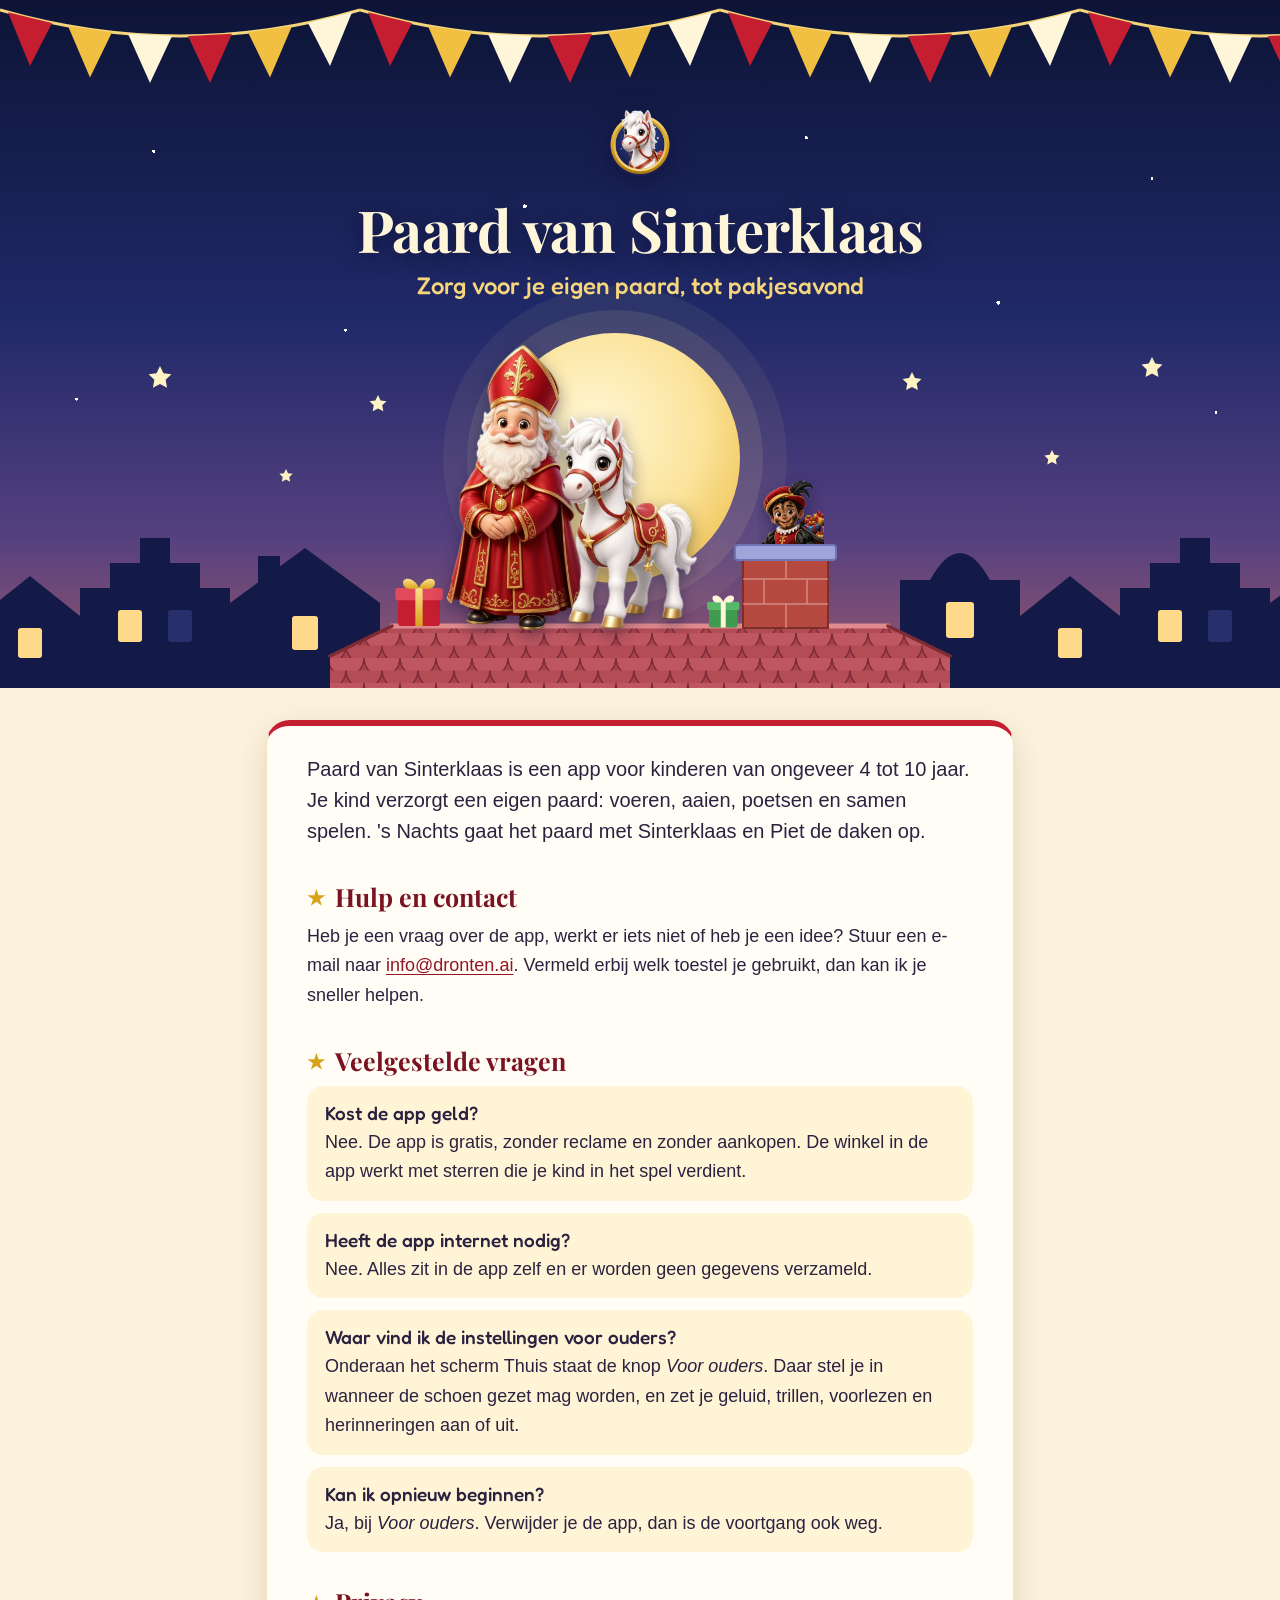
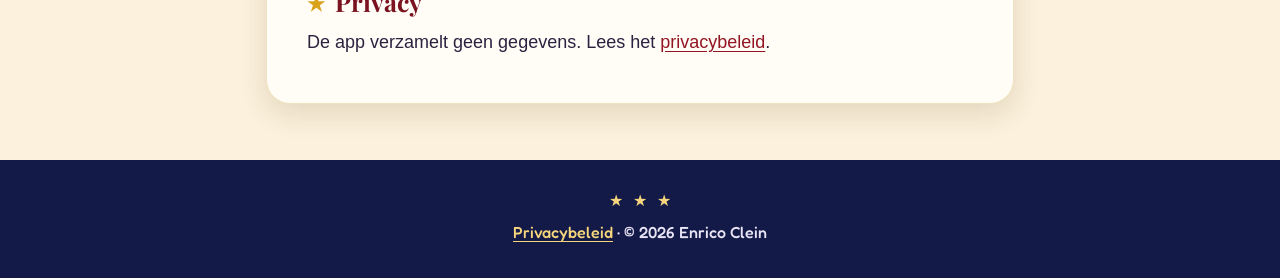
<file: index.html>
<!doctype html>
<html lang="nl">
<head>
<meta charset="utf-8">
<meta name="viewport" content="width=device-width, initial-scale=1">
<title>Paard van Sinterklaas</title>
<meta name="description" content="Hulp en contact voor de app Paard van Sinterklaas.">
<meta name="theme-color" content="#0D1436">
<link rel="stylesheet" href="style.css">
<link rel="icon" href="logo.png">
</head>
<body>
<header class="avond">
<svg class="slinger" aria-hidden="true" focusable="false">
<defs><pattern id="vlaggetjes" width="360" height="90" patternUnits="userSpaceOnUse">
<path d="M0 10 Q180 62 360 10" fill="none" stroke="#F6D67C" stroke-width="3"/>
<path d="M8 12.3 L52 22.9 L30 66 Z" fill="#C41E30"/>
<path d="M68 25.9 L112 32.3 L90 77.5 Z" fill="#F1C043"/>
<path d="M128 33.8 L172 35.9 L150 83 Z" fill="#FFF6DA"/>
<path d="M188 35.9 L232 33.8 L210 83 Z" fill="#C41E30"/>
<path d="M248 32.3 L292 25.9 L270 77.5 Z" fill="#F1C043"/>
<path d="M308 22.9 L352 12.3 L330 66 Z" fill="#FFF6DA"/>
</pattern></defs>
<rect width="100%" height="90" fill="url(#vlaggetjes)"/>
</svg>
<div class="kop">
<a class="logo" href="index.html" aria-label="Paard van Sinterklaas, naar de beginpagina"><img src="logo.png" alt="" width="76" height="76"></a>
<h1>Paard van Sinterklaas</h1>
<p class="onder">Zorg voor je eigen paard, tot pakjesavond</p>
</div>
<svg class="dak" viewBox="0 0 1200 380" preserveAspectRatio="xMidYMax slice" role="img" aria-label="Sinterklaas, zijn paard en Piet op het dak, bij maanlicht">
<defs>
<path id="ster" d="M0,-1 L0.29,-0.4 L0.95,-0.31 L0.47,0.15 L0.59,0.81 L0,0.5 L-0.59,0.81 L-0.47,0.15 L-0.95,-0.31 L-0.29,-0.4 Z"/>
<pattern id="tegels" width="36" height="25" patternUnits="userSpaceOnUse">
<rect width="36" height="25" fill="#A8434C"/>
<path d="M0 0 a18 18 0 0 0 36 0" fill="#BF5760" stroke="#7E2B36" stroke-width="1.5"/>
<path d="M-18 12.5 a18 18 0 0 0 36 0 M18 12.5 a18 18 0 0 0 36 0" fill="#B44C56" stroke="#7E2B36" stroke-width="1.5"/>
</pattern>
<pattern id="huizen" width="520" height="170" patternUnits="userSpaceOnUse" patternTransform="translate(40 210)">
<g fill="#131A47">
<path d="M0 170 V70 H30 V45 H60 V20 H90 V45 H120 V70 H150 V170 Z"/>
<path d="M150 170 V85 L225 30 L300 85 V170 Z"/><rect x="178" y="38" width="22" height="44"/>
<path d="M300 170 V62 H330 Q360 8 390 62 H420 V170 Z"/>
<path d="M420 170 V98 L470 58 L520 98 V170 Z"/>
</g>
<g fill="#FFD98A"><rect x="38" y="92" width="24" height="32" rx="3"/><rect x="212" y="98" width="26" height="34" rx="3"/><rect x="346" y="84" width="28" height="36" rx="3"/><rect x="458" y="110" width="24" height="30" rx="3"/></g>
<rect x="88" y="92" width="24" height="32" rx="3" fill="#27306B"/>
</pattern>
<linearGradient id="goud" x1="0" y1="0" x2="0" y2="1"><stop offset="0" stop-color="#FBE08E"/><stop offset="1" stop-color="#D9A21B"/></linearGradient>
<radialGradient id="maan" cx="42%" cy="38%" r="70%"><stop offset="0" stop-color="#FFF7D6"/><stop offset=".62" stop-color="#FBE39A"/><stop offset="1" stop-color="#EFC457"/></radialGradient>
<clipPath id="piet-boven"><rect x="718" y="150" width="66" height="89"/></clipPath>
</defs>
<circle cx="575" cy="150" r="172" fill="#FBE39A" opacity=".06"/>
<circle cx="575" cy="150" r="148" fill="#FBE39A" opacity=".10"/>
<circle cx="575" cy="150" r="125" fill="url(#maan)"/>
<g fill="#FFF3C4">
<use class="twinkel" href="#ster" transform="translate(338 96) scale(9)"/>
<use class="twinkel" href="#ster" transform="translate(872 74) scale(10)"/>
<use class="twinkel" href="#ster" transform="translate(120 70) scale(12)"/>
<use class="twinkel" href="#ster" transform="translate(246 168) scale(7)"/>
<use class="twinkel" href="#ster" transform="translate(1012 150) scale(8)"/>
<use class="twinkel" href="#ster" transform="translate(1112 60) scale(11)"/>
<use class="twinkel" href="#ster" transform="translate(-180 110) scale(10)"/>
<use class="twinkel" href="#ster" transform="translate(-420 60) scale(8)"/>
<use class="twinkel" href="#ster" transform="translate(1390 120) scale(9)"/>
<use class="twinkel" href="#ster" transform="translate(1640 56) scale(11)"/>
<use class="twinkel" href="#ster" transform="translate(-700 140) scale(9)"/>
<use class="twinkel" href="#ster" transform="translate(1900 150) scale(8)"/>
</g>
<rect x="-1600" y="210" width="1940" height="170" fill="url(#huizen)"/>
<rect x="860" y="210" width="1940" height="170" fill="url(#huizen)"/>
<path d="M290 380 V348 L352 318 H848 L910 348 V380 Z" fill="url(#tegels)"/>
<path d="M352 318 H848" stroke="#E08A8E" stroke-width="5" stroke-linecap="round"/>
<path d="M290 348 L352 318 M848 318 L910 348" stroke="#7E2B36" stroke-width="3.5" stroke-linecap="round"/>
<g transform="translate(358 276) scale(.28)">
<rect x="0" y="40" width="150" height="110" rx="12" fill="#C41E30"/><rect x="-10" y="14" width="170" height="44" rx="10" fill="#E2495A"/><rect x="62" y="14" width="26" height="136" fill="url(#goud)"/>
<path d="M75 14 c-18 -42 -64 -40 -56 -12 c6 20 34 18 56 12 z m0 0 c18 -42 64 -40 56 -12 c-6 20 -34 18 -56 12 z" fill="url(#goud)"/>
</g>
<g transform="translate(669 291) scale(.19)">
<rect x="0" y="40" width="150" height="110" rx="12" fill="#3E9B4F"/><rect x="-10" y="14" width="170" height="44" rx="10" fill="#58B869"/><rect x="62" y="14" width="26" height="136" fill="#FFF6DA"/>
<path d="M75 14 c-18 -42 -64 -40 -56 -12 c6 20 34 18 56 12 z m0 0 c18 -42 64 -40 56 -12 c-6 20 -34 18 -56 12 z" fill="#FFF6DA"/>
</g>
<image class="wie" href="img/piet.webp" x="718" y="172" width="84" height="134" clip-path="url(#piet-boven)"/>
<rect x="703" y="246" width="85" height="74" fill="#B5483F" stroke="#7E2E2A" stroke-width="2"/>
<path d="M703 271 H788 M703 296 H788 M746 246 V271 M724 271 V296 M767 271 V296 M746 296 V320" stroke="#E2A79B" stroke-width="1.5" opacity=".7"/>
<rect x="695" y="237" width="101" height="15" rx="3" fill="#9FA4DB" stroke="#6F74B4" stroke-width="2"/>
<image class="wie" href="img/sinterklaas.webp" x="404" y="32" width="150" height="290"/>
<image class="wie wiebel" href="img/paard.webp" x="464" y="80" width="249" height="249"/>
</svg>
</header>
<main>
<article>
<p class="intro">Paard van Sinterklaas is een app voor kinderen van ongeveer 4 tot 10 jaar. Je kind verzorgt een eigen paard: voeren, aaien, poetsen en samen spelen. 's Nachts gaat het paard met Sinterklaas en Piet de daken op.</p>

<h2>Hulp en contact</h2>
<p>Heb je een vraag over de app, werkt er iets niet of heb je een idee? Stuur een e-mail naar <a href="mailto:info@dronten.ai">info@dronten.ai</a>. Vermeld erbij welk toestel je gebruikt, dan kan ik je sneller helpen.</p>

<h2>Veelgestelde vragen</h2>
<div class="vraag"><strong>Kost de app geld?</strong><p>Nee. De app is gratis, zonder reclame en zonder aankopen. De winkel in de app werkt met sterren die je kind in het spel verdient.</p></div>
<div class="vraag"><strong>Heeft de app internet nodig?</strong><p>Nee. Alles zit in de app zelf en er worden geen gegevens verzameld.</p></div>
<div class="vraag"><strong>Waar vind ik de instellingen voor ouders?</strong><p>Onderaan het scherm Thuis staat de knop <em>Voor ouders</em>. Daar stel je in wanneer de schoen gezet mag worden, en zet je geluid, trillen, voorlezen en herinneringen aan of uit.</p></div>
<div class="vraag"><strong>Kan ik opnieuw beginnen?</strong><p>Ja, bij <em>Voor ouders</em>. Verwijder je de app, dan is de voortgang ook weg.</p></div>

<h2>Privacy</h2>
<p>De app verzamelt geen gegevens. Lees het <a href="privacybeleid.html">privacybeleid</a>.</p>
</article>
</main>
<footer><span class="sterren" aria-hidden="true">★★★</span><a href="privacybeleid.html">Privacybeleid</a> · © 2026 Enrico Clein</footer>
</body>
</html>
</file>
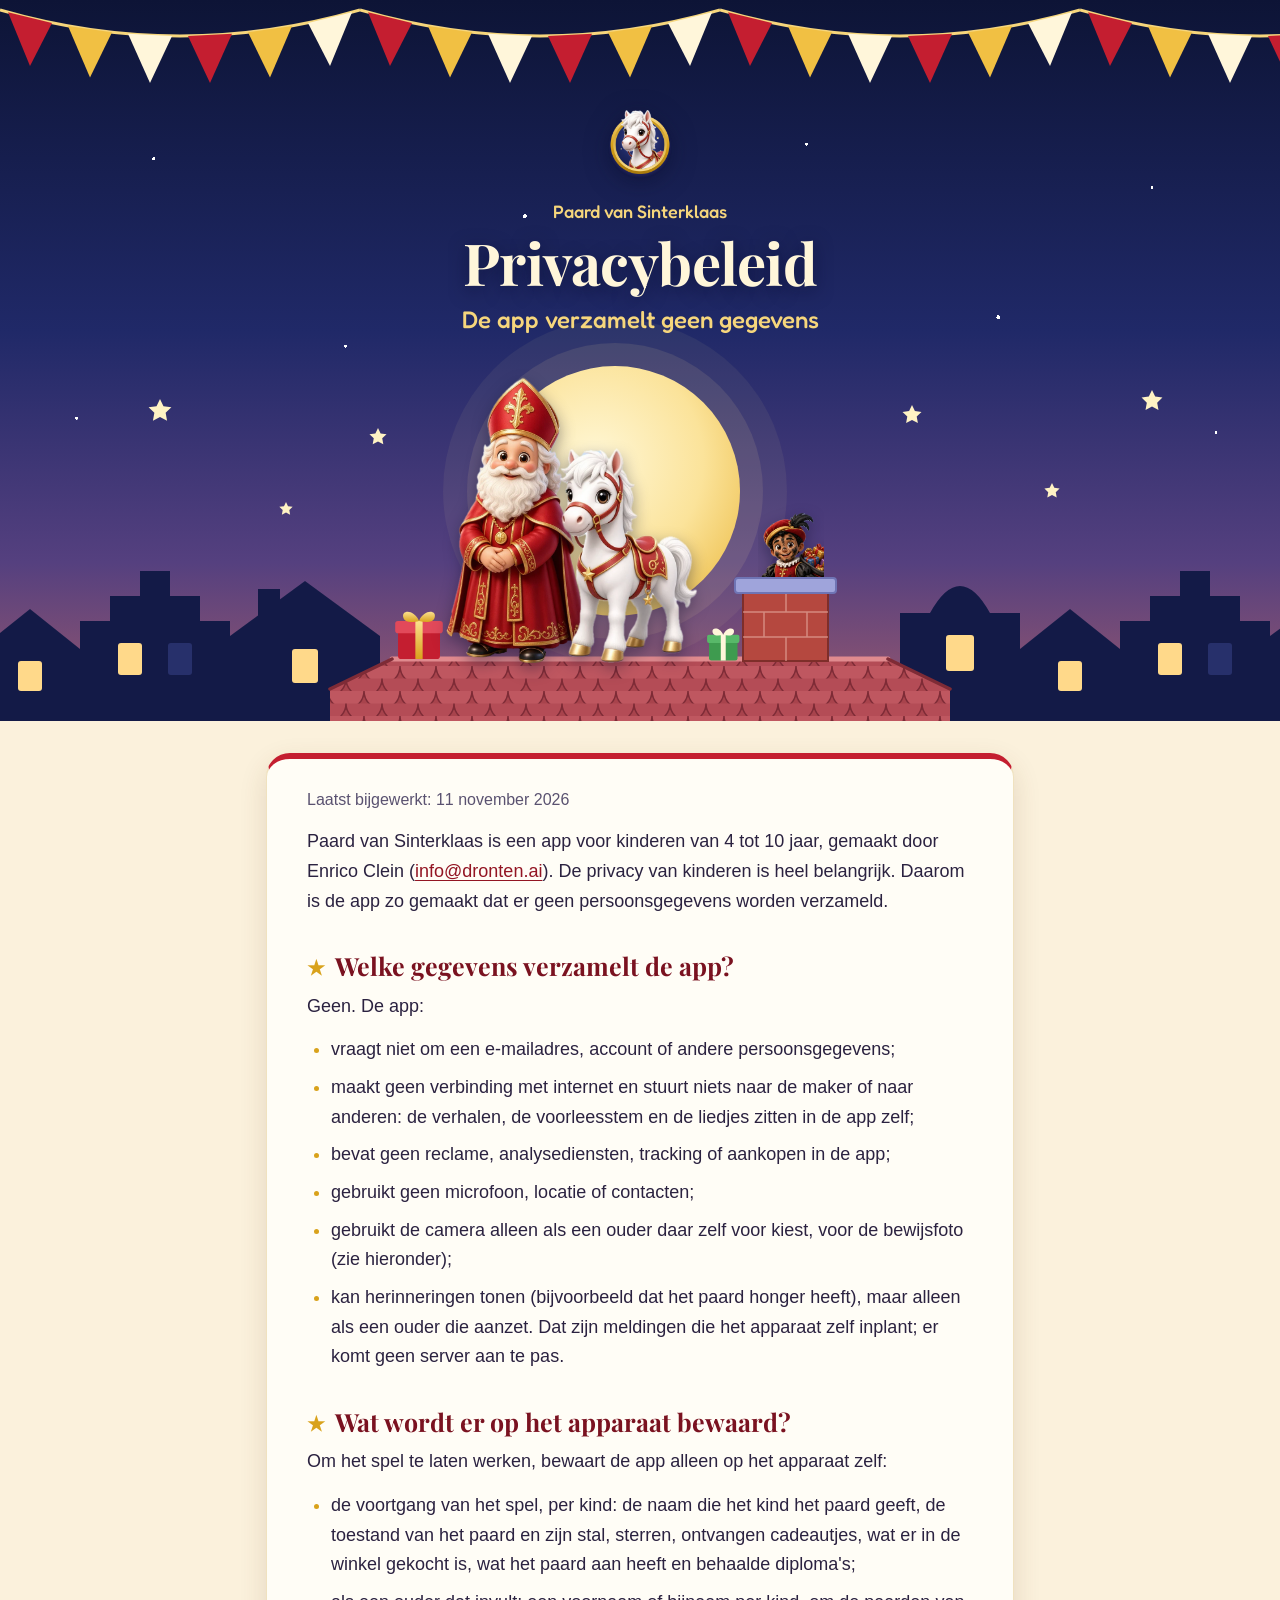
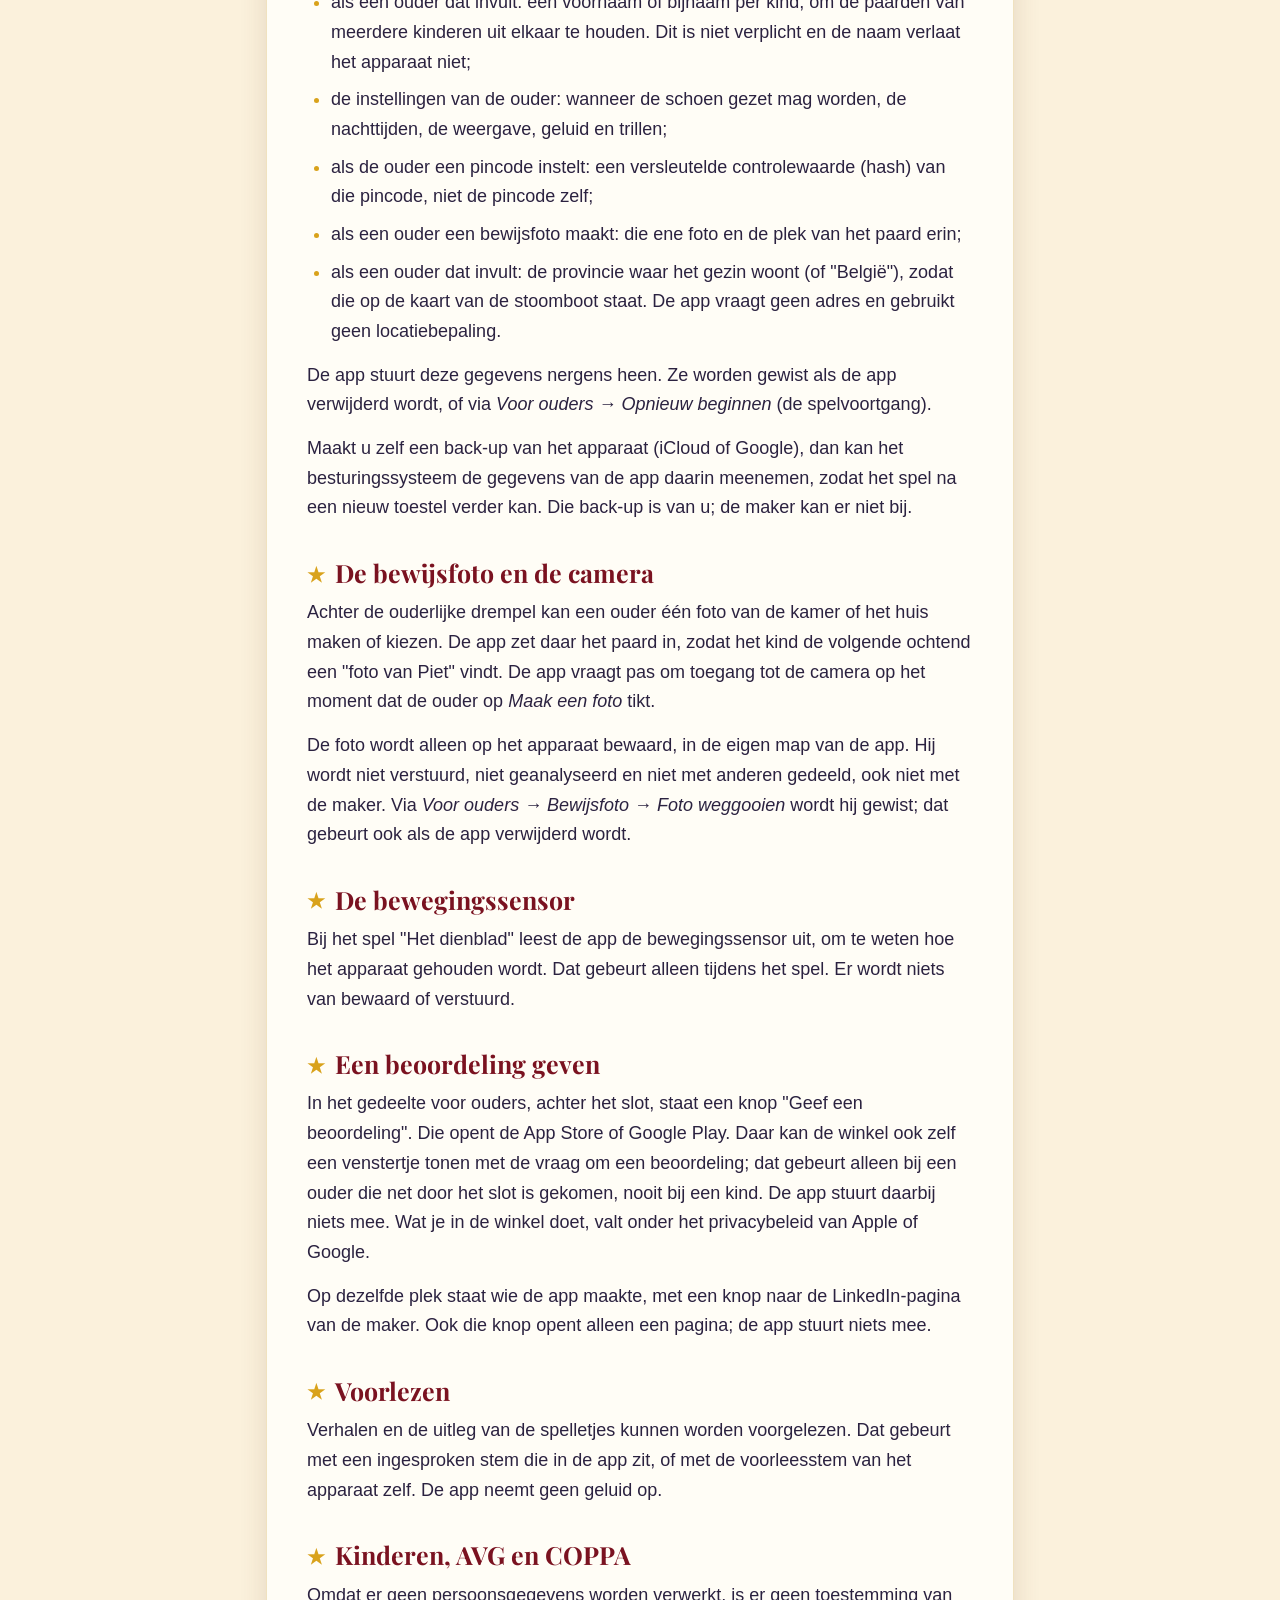
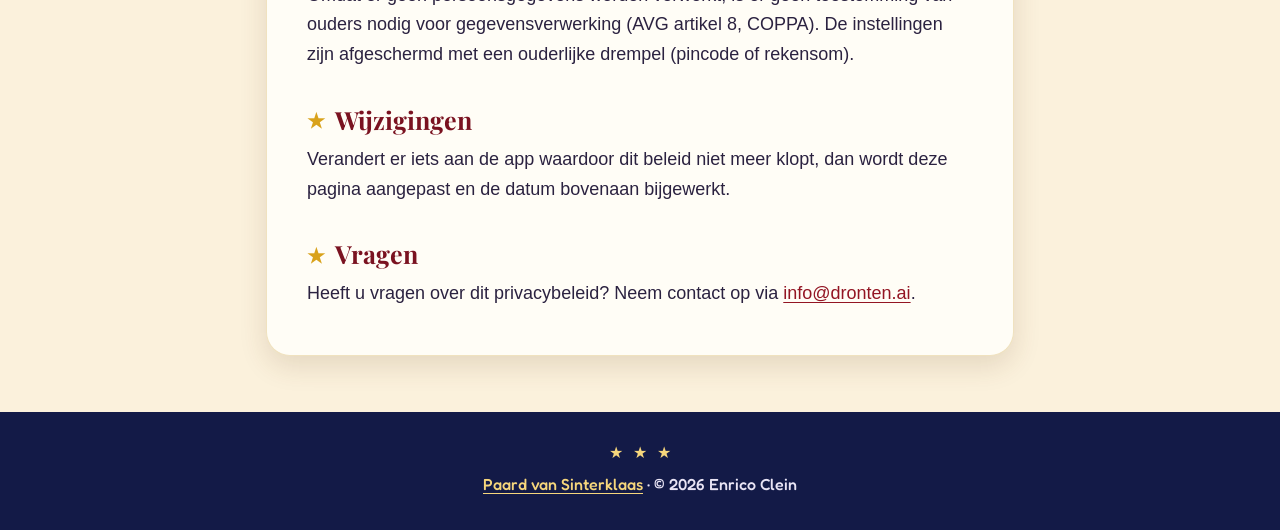
<file: privacybeleid.html>
<!doctype html>
<html lang="nl">
<head>
<meta charset="utf-8">
<meta name="viewport" content="width=device-width, initial-scale=1">
<title>Privacybeleid: Paard van Sinterklaas</title>
<meta name="description" content="Privacybeleid van de app Paard van Sinterklaas: de app verzamelt geen gegevens.">
<meta name="theme-color" content="#0D1436">
<link rel="stylesheet" href="style.css">
<link rel="icon" href="logo.png">
</head>
<body>
<header class="avond">
<svg class="slinger" aria-hidden="true" focusable="false">
<defs><pattern id="vlaggetjes" width="360" height="90" patternUnits="userSpaceOnUse">
<path d="M0 10 Q180 62 360 10" fill="none" stroke="#F6D67C" stroke-width="3"/>
<path d="M8 12.3 L52 22.9 L30 66 Z" fill="#C41E30"/>
<path d="M68 25.9 L112 32.3 L90 77.5 Z" fill="#F1C043"/>
<path d="M128 33.8 L172 35.9 L150 83 Z" fill="#FFF6DA"/>
<path d="M188 35.9 L232 33.8 L210 83 Z" fill="#C41E30"/>
<path d="M248 32.3 L292 25.9 L270 77.5 Z" fill="#F1C043"/>
<path d="M308 22.9 L352 12.3 L330 66 Z" fill="#FFF6DA"/>
</pattern></defs>
<rect width="100%" height="90" fill="url(#vlaggetjes)"/>
</svg>
<div class="kop">
<a class="logo" href="index.html" aria-label="Paard van Sinterklaas, naar de beginpagina"><img src="logo.png" alt="" width="76" height="76"></a>
<p class="boven"><a href="index.html">Paard van Sinterklaas</a></p>
<h1>Privacybeleid</h1>
<p class="onder">De app verzamelt geen gegevens</p>
</div>
<svg class="dak" viewBox="0 0 1200 380" preserveAspectRatio="xMidYMax slice" role="img" aria-label="Sinterklaas, zijn paard en Piet op het dak, bij maanlicht">
<defs>
<path id="ster" d="M0,-1 L0.29,-0.4 L0.95,-0.31 L0.47,0.15 L0.59,0.81 L0,0.5 L-0.59,0.81 L-0.47,0.15 L-0.95,-0.31 L-0.29,-0.4 Z"/>
<pattern id="tegels" width="36" height="25" patternUnits="userSpaceOnUse">
<rect width="36" height="25" fill="#A8434C"/>
<path d="M0 0 a18 18 0 0 0 36 0" fill="#BF5760" stroke="#7E2B36" stroke-width="1.5"/>
<path d="M-18 12.5 a18 18 0 0 0 36 0 M18 12.5 a18 18 0 0 0 36 0" fill="#B44C56" stroke="#7E2B36" stroke-width="1.5"/>
</pattern>
<pattern id="huizen" width="520" height="170" patternUnits="userSpaceOnUse" patternTransform="translate(40 210)">
<g fill="#131A47">
<path d="M0 170 V70 H30 V45 H60 V20 H90 V45 H120 V70 H150 V170 Z"/>
<path d="M150 170 V85 L225 30 L300 85 V170 Z"/><rect x="178" y="38" width="22" height="44"/>
<path d="M300 170 V62 H330 Q360 8 390 62 H420 V170 Z"/>
<path d="M420 170 V98 L470 58 L520 98 V170 Z"/>
</g>
<g fill="#FFD98A"><rect x="38" y="92" width="24" height="32" rx="3"/><rect x="212" y="98" width="26" height="34" rx="3"/><rect x="346" y="84" width="28" height="36" rx="3"/><rect x="458" y="110" width="24" height="30" rx="3"/></g>
<rect x="88" y="92" width="24" height="32" rx="3" fill="#27306B"/>
</pattern>
<linearGradient id="goud" x1="0" y1="0" x2="0" y2="1"><stop offset="0" stop-color="#FBE08E"/><stop offset="1" stop-color="#D9A21B"/></linearGradient>
<radialGradient id="maan" cx="42%" cy="38%" r="70%"><stop offset="0" stop-color="#FFF7D6"/><stop offset=".62" stop-color="#FBE39A"/><stop offset="1" stop-color="#EFC457"/></radialGradient>
<clipPath id="piet-boven"><rect x="718" y="150" width="66" height="89"/></clipPath>
</defs>
<circle cx="575" cy="150" r="172" fill="#FBE39A" opacity=".06"/>
<circle cx="575" cy="150" r="148" fill="#FBE39A" opacity=".10"/>
<circle cx="575" cy="150" r="125" fill="url(#maan)"/>
<g fill="#FFF3C4">
<use class="twinkel" href="#ster" transform="translate(338 96) scale(9)"/>
<use class="twinkel" href="#ster" transform="translate(872 74) scale(10)"/>
<use class="twinkel" href="#ster" transform="translate(120 70) scale(12)"/>
<use class="twinkel" href="#ster" transform="translate(246 168) scale(7)"/>
<use class="twinkel" href="#ster" transform="translate(1012 150) scale(8)"/>
<use class="twinkel" href="#ster" transform="translate(1112 60) scale(11)"/>
<use class="twinkel" href="#ster" transform="translate(-180 110) scale(10)"/>
<use class="twinkel" href="#ster" transform="translate(-420 60) scale(8)"/>
<use class="twinkel" href="#ster" transform="translate(1390 120) scale(9)"/>
<use class="twinkel" href="#ster" transform="translate(1640 56) scale(11)"/>
<use class="twinkel" href="#ster" transform="translate(-700 140) scale(9)"/>
<use class="twinkel" href="#ster" transform="translate(1900 150) scale(8)"/>
</g>
<rect x="-1600" y="210" width="1940" height="170" fill="url(#huizen)"/>
<rect x="860" y="210" width="1940" height="170" fill="url(#huizen)"/>
<path d="M290 380 V348 L352 318 H848 L910 348 V380 Z" fill="url(#tegels)"/>
<path d="M352 318 H848" stroke="#E08A8E" stroke-width="5" stroke-linecap="round"/>
<path d="M290 348 L352 318 M848 318 L910 348" stroke="#7E2B36" stroke-width="3.5" stroke-linecap="round"/>
<g transform="translate(358 276) scale(.28)">
<rect x="0" y="40" width="150" height="110" rx="12" fill="#C41E30"/><rect x="-10" y="14" width="170" height="44" rx="10" fill="#E2495A"/><rect x="62" y="14" width="26" height="136" fill="url(#goud)"/>
<path d="M75 14 c-18 -42 -64 -40 -56 -12 c6 20 34 18 56 12 z m0 0 c18 -42 64 -40 56 -12 c-6 20 -34 18 -56 12 z" fill="url(#goud)"/>
</g>
<g transform="translate(669 291) scale(.19)">
<rect x="0" y="40" width="150" height="110" rx="12" fill="#3E9B4F"/><rect x="-10" y="14" width="170" height="44" rx="10" fill="#58B869"/><rect x="62" y="14" width="26" height="136" fill="#FFF6DA"/>
<path d="M75 14 c-18 -42 -64 -40 -56 -12 c6 20 34 18 56 12 z m0 0 c18 -42 64 -40 56 -12 c-6 20 -34 18 -56 12 z" fill="#FFF6DA"/>
</g>
<image class="wie" href="img/piet.webp" x="718" y="172" width="84" height="134" clip-path="url(#piet-boven)"/>
<rect x="703" y="246" width="85" height="74" fill="#B5483F" stroke="#7E2E2A" stroke-width="2"/>
<path d="M703 271 H788 M703 296 H788 M746 246 V271 M724 271 V296 M767 271 V296 M746 296 V320" stroke="#E2A79B" stroke-width="1.5" opacity=".7"/>
<rect x="695" y="237" width="101" height="15" rx="3" fill="#9FA4DB" stroke="#6F74B4" stroke-width="2"/>
<image class="wie" href="img/sinterklaas.webp" x="404" y="32" width="150" height="290"/>
<image class="wie wiebel" href="img/paard.webp" x="464" y="80" width="249" height="249"/>
</svg>
</header>
<main>
<article>
<p class="muted">Laatst bijgewerkt: 11 november 2026</p>
<p>Paard van Sinterklaas is een app voor kinderen van 4 tot 10 jaar, gemaakt door Enrico Clein (<a href="mailto:info@dronten.ai">info@dronten.ai</a>). De privacy van kinderen is heel belangrijk. Daarom is de app zo gemaakt dat er geen persoonsgegevens worden verzameld.</p>

<h2>Welke gegevens verzamelt de app?</h2>
<p>Geen. De app:</p>
<ul>
<li>vraagt niet om een e-mailadres, account of andere persoonsgegevens;</li>
<li>maakt geen verbinding met internet en stuurt niets naar de maker of naar anderen: de verhalen, de voorleesstem en de liedjes zitten in de app zelf;</li>
<li>bevat geen reclame, analysediensten, tracking of aankopen in de app;</li>
<li>gebruikt geen microfoon, locatie of contacten;</li>
<li>gebruikt de camera alleen als een ouder daar zelf voor kiest, voor de bewijsfoto (zie hieronder);</li>
<li>kan herinneringen tonen (bijvoorbeeld dat het paard honger heeft), maar alleen als een ouder die aanzet. Dat zijn meldingen die het apparaat zelf inplant; er komt geen server aan te pas.</li>
</ul>

<h2>Wat wordt er op het apparaat bewaard?</h2>
<p>Om het spel te laten werken, bewaart de app alleen op het apparaat zelf:</p>
<ul>
<li>de voortgang van het spel, per kind: de naam die het kind het paard geeft, de toestand van het paard en zijn stal, sterren, ontvangen cadeautjes, wat er in de winkel gekocht is, wat het paard aan heeft en behaalde diploma's;</li>
<li>als een ouder dat invult: een voornaam of bijnaam per kind, om de paarden van meerdere kinderen uit elkaar te houden. Dit is niet verplicht en de naam verlaat het apparaat niet;</li>
<li>de instellingen van de ouder: wanneer de schoen gezet mag worden, de nachttijden, de weergave, geluid en trillen;</li>
<li>als de ouder een pincode instelt: een versleutelde controlewaarde (hash) van die pincode, niet de pincode zelf;</li>
<li>als een ouder een bewijsfoto maakt: die ene foto en de plek van het paard erin;</li>
<li>als een ouder dat invult: de provincie waar het gezin woont (of "België"), zodat die op de kaart van de stoomboot staat. De app vraagt geen adres en gebruikt geen locatiebepaling.</li>
</ul>
<p>De app stuurt deze gegevens nergens heen. Ze worden gewist als de app verwijderd wordt, of via <em>Voor ouders → Opnieuw beginnen</em> (de spelvoortgang).</p>
<p>Maakt u zelf een back-up van het apparaat (iCloud of Google), dan kan het besturingssysteem de gegevens van de app daarin meenemen, zodat het spel na een nieuw toestel verder kan. Die back-up is van u; de maker kan er niet bij.</p>

<h2>De bewijsfoto en de camera</h2>
<p>Achter de ouderlijke drempel kan een ouder één foto van de kamer of het huis maken of kiezen. De app zet daar het paard in, zodat het kind de volgende ochtend een "foto van Piet" vindt. De app vraagt pas om toegang tot de camera op het moment dat de ouder op <em>Maak een foto</em> tikt.</p>
<p>De foto wordt alleen op het apparaat bewaard, in de eigen map van de app. Hij wordt niet verstuurd, niet geanalyseerd en niet met anderen gedeeld, ook niet met de maker. Via <em>Voor ouders → Bewijsfoto → Foto weggooien</em> wordt hij gewist; dat gebeurt ook als de app verwijderd wordt.</p>

<h2>De bewegingssensor</h2>
<p>Bij het spel "Het dienblad" leest de app de bewegingssensor uit, om te weten hoe het apparaat gehouden wordt. Dat gebeurt alleen tijdens het spel. Er wordt niets van bewaard of verstuurd.</p>

<h2>Een beoordeling geven</h2>
<p>In het gedeelte voor ouders, achter het slot, staat een knop "Geef een beoordeling". Die opent de App Store of Google Play. Daar kan de winkel ook zelf een venstertje tonen met de vraag om een beoordeling; dat gebeurt alleen bij een ouder die net door het slot is gekomen, nooit bij een kind. De app stuurt daarbij niets mee. Wat je in de winkel doet, valt onder het privacybeleid van Apple of Google.</p>
<p>Op dezelfde plek staat wie de app maakte, met een knop naar de LinkedIn-pagina van de maker. Ook die knop opent alleen een pagina; de app stuurt niets mee.</p>

<h2>Voorlezen</h2>
<p>Verhalen en de uitleg van de spelletjes kunnen worden voorgelezen. Dat gebeurt met een ingesproken stem die in de app zit, of met de voorleesstem van het apparaat zelf. De app neemt geen geluid op.</p>

<h2>Kinderen, AVG en COPPA</h2>
<p>Omdat er geen persoonsgegevens worden verwerkt, is er geen toestemming van ouders nodig voor gegevensverwerking (AVG artikel 8, COPPA). De instellingen zijn afgeschermd met een ouderlijke drempel (pincode of rekensom).</p>

<h2>Wijzigingen</h2>
<p>Verandert er iets aan de app waardoor dit beleid niet meer klopt, dan wordt deze pagina aangepast en de datum bovenaan bijgewerkt.</p>

<h2>Vragen</h2>
<p>Heeft u vragen over dit privacybeleid? Neem contact op via <a href="mailto:info@dronten.ai">info@dronten.ai</a>.</p>
</article>
</main>
<footer><span class="sterren" aria-hidden="true">★★★</span><a href="index.html">Paard van Sinterklaas</a> · © 2026 Enrico Clein</footer>
</body>
</html>
</file>
<file: style.css>
/* Het paard van Sinterklaas: hulp- en privacypagina. Alles staat op deze site zelf: geen
   lettertypen, scripts of plaatjes van elders. */

@font-face { font-family: Titel; src: url(fonts/PlayfairDisplay-Bold.ttf) format("truetype"); font-weight: 700; font-display: swap; }
@font-face { font-family: Rond; src: url(fonts/Fredoka-Medium.ttf) format("truetype"); font-weight: 500; font-display: swap; }

:root {
  color-scheme: light dark;
  --nacht: #0D1436;
  --goud: #F6D67C;
  --room: #FFF6DA;
  --rood: #C41E30;
  --pagina: #FBF1DC;
  --vel: #FFFDF6;
  --rand: #F0E2BF;
  --inkt: #2B2240;
  --zacht: #5A5270;
  --kop: #7A1220;
  --link: #931523;
  --vak: #FFF4D6;
  --ster: #D9A21B;
  --schaduw: 0 10px 28px rgba(92, 60, 20, .14);
}
@media (prefers-color-scheme: dark) {
  :root {
    --pagina: #10163D;
    --vel: #1B2354;
    --rand: #2C3676;
    --inkt: #F3EEDF;
    --zacht: #C3C0DA;
    --kop: #F6D67C;
    --link: #FFD98A;
    --vak: #242D68;
    --ster: #F6D67C;
    --schaduw: 0 10px 28px rgba(0, 0, 0, .35);
  }
}

* { box-sizing: border-box; }
html { -webkit-text-size-adjust: 100%; }
body {
  margin: 0;
  font: 18px/1.65 -apple-system, BlinkMacSystemFont, "Segoe UI", Roboto, Helvetica, Arial, sans-serif;
  color: var(--inkt);
  background: var(--pagina);
}

/* De kop: de avond op het dak */
.avond {
  position: relative;
  overflow: hidden;
  color: var(--room);
  text-align: center;
  background:
    radial-gradient(1.5px 1.5px at 12% 22%, #fff 99%, transparent),
    radial-gradient(1.5px 1.5px at 27% 48%, #fff 99%, transparent),
    radial-gradient(2px 2px at 41% 30%, #fff 99%, transparent),
    radial-gradient(1.5px 1.5px at 63% 20%, #fff 99%, transparent),
    radial-gradient(2px 2px at 78% 44%, #fff 99%, transparent),
    radial-gradient(1.5px 1.5px at 90% 26%, #fff 99%, transparent),
    radial-gradient(1.5px 1.5px at 6% 58%, #fff 99%, transparent),
    radial-gradient(1.5px 1.5px at 95% 60%, #fff 99%, transparent),
    linear-gradient(180deg, #0D1436 0%, #202968 46%, #55407F 78%, #9C596D 100%);
}
.slinger { position: absolute; left: 0; top: 0; width: 100%; height: 90px; }
.kop { position: relative; padding: 104px 20px 0; }
.kop .logo { display: inline-block; border-radius: 50%; }
.kop .logo img { display: block; width: 76px; height: 76px; filter: drop-shadow(0 6px 12px rgba(8, 10, 40, .5)); }
.boven { margin: 10px 0 0; font: 500 18px/1.3 Rond, sans-serif; }
.boven a { color: var(--goud); text-decoration: none; }
.boven a:hover { text-decoration: underline; }
h1 {
  margin: 8px 0 0;
  font: 700 clamp(34px, 6.4vw, 58px)/1.08 Titel, Georgia, "Times New Roman", serif;
  letter-spacing: -.5px;
  text-wrap: balance;
  text-shadow: 0 4px 18px rgba(8, 10, 40, .5);
}
.onder { margin: 10px 0 0; font: 500 clamp(18px, 2.6vw, 24px)/1.3 Rond, sans-serif; color: var(--goud); text-wrap: balance; }
.dak { display: block; width: 100%; height: clamp(240px, 31.67vw, 380px); max-width: 1200px; margin: 6px auto 0; overflow: visible; }
.wie { filter: drop-shadow(0 6px 8px rgba(8, 10, 40, .4)); }

@media (prefers-reduced-motion: no-preference) {
  .twinkel { animation: twinkel 3.6s ease-in-out infinite; }
  .twinkel:nth-of-type(2n) { animation-delay: -1.2s; }
  .twinkel:nth-of-type(3n) { animation-delay: -2.4s; }
  .wiebel { transform-box: fill-box; transform-origin: 50% 100%; animation: wiebel 3.2s ease-in-out infinite; }
  @keyframes twinkel { 50% { opacity: .35; } }
  @keyframes wiebel { 50% { transform: translateY(-3px) rotate(-.6deg); } }
}

/* Het vel met de tekst */
main { max-width: 780px; margin: 0 auto; padding: 32px 16px 56px; }
article {
  background: var(--vel);
  border: 1px solid var(--rand);
  border-top: 6px solid var(--rood);
  border-radius: 24px;
  padding: 28px clamp(20px, 5vw, 40px) 32px;
  box-shadow: var(--schaduw);
}
h2 { margin: 34px 0 10px; font: 700 25px/1.25 Titel, Georgia, "Times New Roman", serif; color: var(--kop); text-wrap: balance; }
h2::before { content: "★" / ""; margin-right: 10px; color: var(--ster); font-size: .8em; vertical-align: .08em; }
article > :first-child { margin-top: 0; }
p, ul { margin: 0 0 14px; }
ul { padding-left: 24px; }
li { margin-bottom: 8px; }
li::marker { color: var(--ster); }
a { color: var(--link); text-underline-offset: 3px; }
a:focus-visible { outline: 3px solid var(--goud); outline-offset: 3px; border-radius: 4px; }
.muted { color: var(--zacht); font-size: 16px; }
.intro { font-size: 20px; line-height: 1.55; }
.vraag { margin: 0 0 12px; padding: 14px 18px; background: var(--vak); border-radius: 16px; }
.vraag strong { display: block; margin-bottom: 2px; font: 500 19px/1.35 Rond, sans-serif; }
.vraag p { margin: 0; }

/* De voet */
footer { background: #131A47; color: #E9E4F5; text-align: center; padding: 28px 16px 34px; font: 500 16px/1.5 Rond, sans-serif; }
footer .sterren { display: block; margin-bottom: 8px; color: var(--goud); letter-spacing: 10px; padding-left: 10px; }
footer a { color: var(--goud); }
</file>
